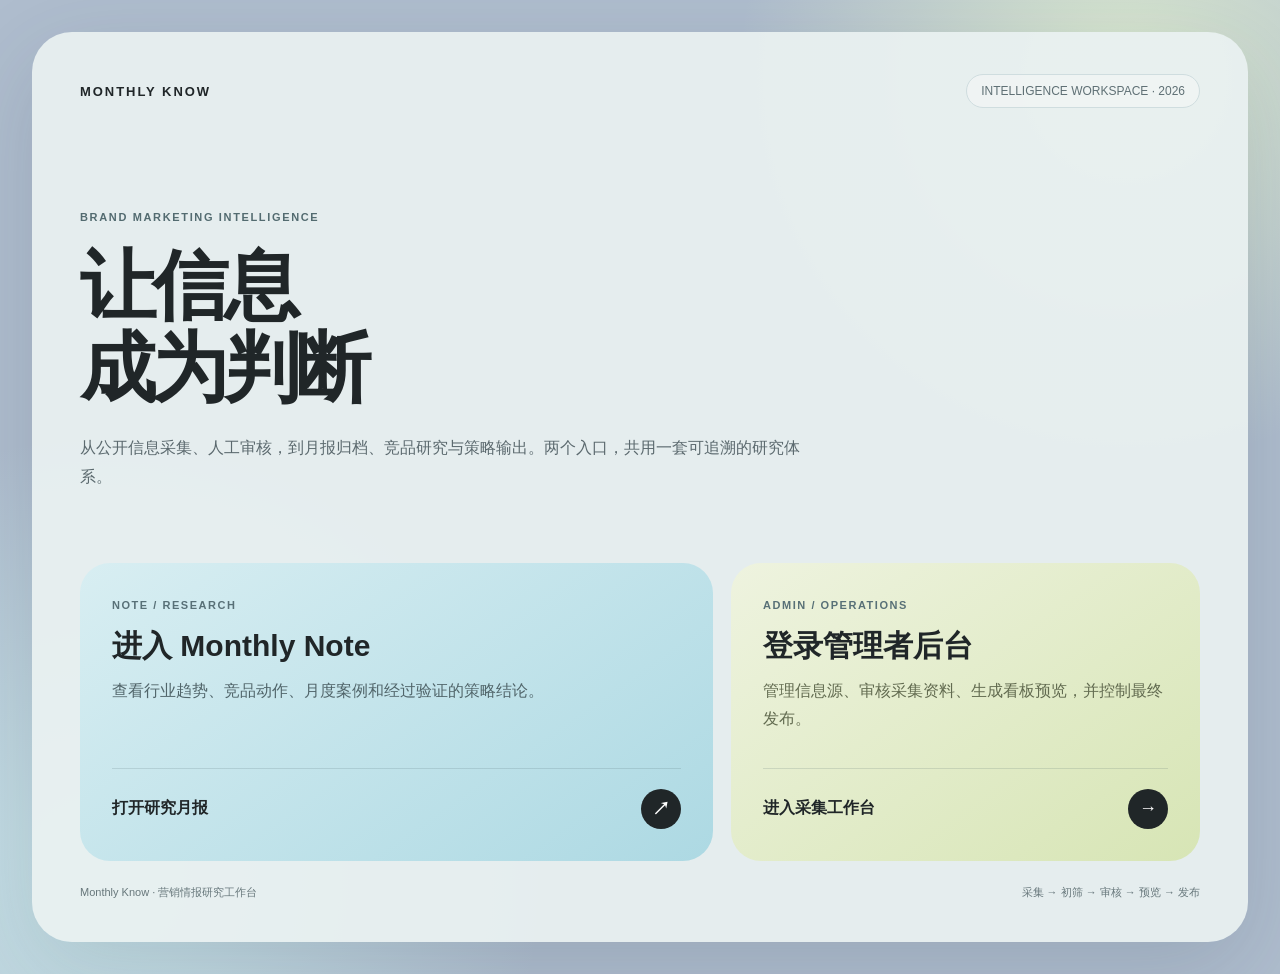
<file: index.html>
<!doctype html>
<html lang="zh-CN">
<head>
  <meta charset="utf-8">
  <meta name="viewport" content="width=device-width, initial-scale=1">
  <title>Monthly Know · 品牌营销情报工作台</title>
  <meta name="description" content="Monthly Know 品牌营销情报工作台：进入研究月报或管理者采集后台。">
  <style>
    :root{font-family:Inter,"PingFang SC","Microsoft YaHei",sans-serif;color:#202628;background:#afbdce;--ink:#202628;--muted:#5b696e;--cyan:#b9dfe7;--lime:#dfe8c4;--paper:#edf3f4;--line:#d3e1e3}
    *{box-sizing:border-box}body{margin:0;min-height:100vh;background:radial-gradient(circle at 88% 8%,#dae8cf 0,transparent 27%),radial-gradient(circle at 8% 90%,#c8e4e9 0,transparent 30%),#afbdce;padding:32px}
    a{color:inherit;text-decoration:none}.portal{max-width:1380px;min-height:calc(100vh - 64px);margin:auto;padding:42px 48px;border-radius:40px;background:rgba(234,241,242,.93);box-shadow:0 28px 90px rgba(42,65,78,.16);display:flex;flex-direction:column}
    .portal-head{display:flex;align-items:center;justify-content:space-between;gap:24px}.brand{font-size:13px;font-weight:750;letter-spacing:.15em}.version{padding:9px 14px;border:1px solid #cfdddf;border-radius:999px;color:#5f7075;font-size:12px;background:#f3f7f7aa}
    .hero{max-width:920px;margin:clamp(70px,11vh,132px) 0 55px}.eyebrow{color:#536b70;font-size:11px;font-weight:700;letter-spacing:.15em}.hero h1{font-family:Inter,"PingFang SC","Microsoft YaHei",sans-serif;font-size:clamp(46px,6vw,76px);font-weight:650;line-height:1.08;letter-spacing:-.055em;margin:20px 0 25px}.hero p{max-width:730px;color:var(--muted);font-size:16px;line-height:1.8}
    .entry-grid{display:grid;grid-template-columns:1.35fr 1fr;gap:18px;margin-top:auto}.entry{position:relative;min-height:260px;padding:32px;border-radius:30px;display:flex;flex-direction:column;justify-content:space-between;overflow:hidden;transition:transform .2s ease,box-shadow .2s ease}.entry:hover{transform:translateY(-4px);box-shadow:0 18px 44px rgba(50,78,86,.13)}.entry-note{background:linear-gradient(145deg,#d8eef2,#add9e3)}.entry-admin{background:linear-gradient(145deg,#eef3df,#d7e5b5)}
    .entry small{font-size:11px;font-weight:750;letter-spacing:.14em;color:#587077}.entry h2{font-size:30px;margin:13px 0 10px}.entry p{max-width:560px;margin:0;color:#51656a;line-height:1.75}.entry-admin p{color:#626b50}.entry-action{display:flex;align-items:center;justify-content:space-between;margin-top:35px;padding-top:20px;border-top:1px solid rgba(61,91,93,.16);font-weight:700}.entry-action b{display:grid;place-items:center;width:40px;height:40px;border-radius:50%;background:#202628;color:#fff;font-size:18px}
    .portal-foot{display:flex;justify-content:space-between;gap:20px;padding-top:24px;color:#67777b;font-size:11px}.portal-foot span:last-child{text-align:right}
    @media(max-width:760px){body{padding:10px}.portal{min-height:calc(100vh - 20px);padding:26px 20px;border-radius:28px}.hero{margin:70px 0 36px}.hero h1{font-size:44px}.hero p{font-size:15px}.entry-grid{grid-template-columns:1fr}.entry{min-height:230px;padding:24px}.portal-foot{display:block}.portal-foot span{display:block;margin-top:8px;text-align:left!important}.version{display:none}}
  </style>
</head>
<body>
  <main class="portal">
    <header class="portal-head">
      <div class="brand">MONTHLY KNOW</div>
      <div class="version">INTELLIGENCE WORKSPACE · 2026</div>
    </header>
    <section class="hero">
      <span class="eyebrow">BRAND MARKETING INTELLIGENCE</span>
      <h1>让信息<br>成为判断</h1>
      <p>从公开信息采集、人工审核，到月报归档、竞品研究与策略输出。两个入口，共用一套可追溯的研究体系。</p>
    </section>
    <section class="entry-grid" aria-label="选择使用入口">
      <a class="entry entry-note" href="skill-output-dashboard.html">
        <div><small>NOTE / RESEARCH</small><h2>进入 Monthly Note</h2><p>查看行业趋势、竞品动作、月度案例和经过验证的策略结论。</p></div>
        <div class="entry-action"><span>打开研究月报</span><b>↗</b></div>
      </a>
      <a class="entry entry-admin" href="admin.html">
        <div><small>ADMIN / OPERATIONS</small><h2>登录管理者后台</h2><p>管理信息源、审核采集资料、生成看板预览，并控制最终发布。</p></div>
        <div class="entry-action"><span>进入采集工作台</span><b>→</b></div>
      </a>
    </section>
    <footer class="portal-foot"><span>Monthly Know · 营销情报研究工作台</span><span>采集 → 初筛 → 审核 → 预览 → 发布</span></footer>
  </main>
</body>
</html>
</file>
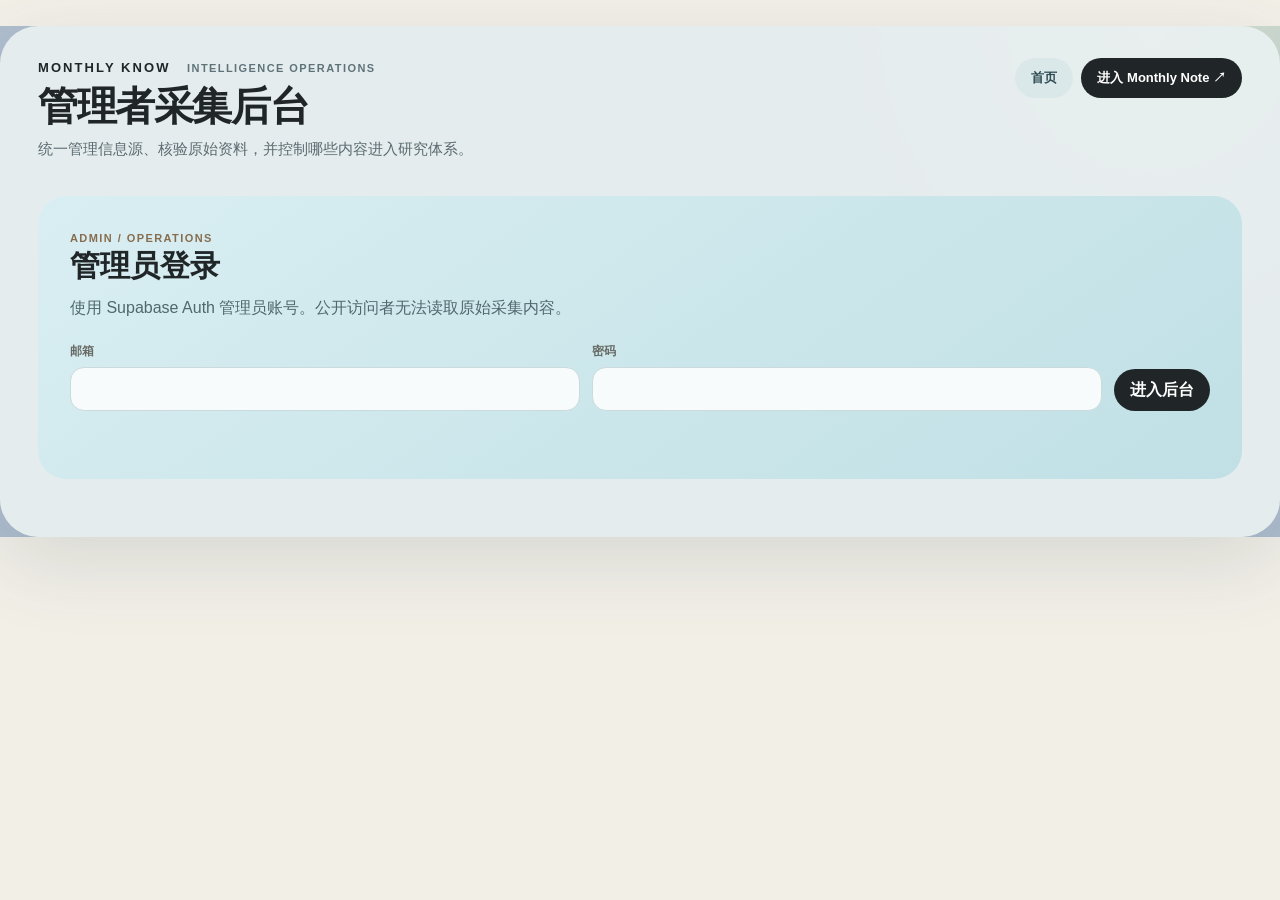
<file: admin.html>
<!doctype html>
<html lang="zh-CN">
<head>
  <meta charset="utf-8">
  <meta name="viewport" content="width=device-width, initial-scale=1">
  <title>Monthly Know · 管理者采集后台</title>
  <link rel="stylesheet" href="admin.css?v=20261006-2">
</head>
<body>
  <main class="admin-shell">
    <header class="topbar">
      <div>
        <a class="brand-home" href="index.html">MONTHLY KNOW</a>
        <small>INTELLIGENCE OPERATIONS</small>
        <h1>管理者采集后台</h1>
        <p>统一管理信息源、核验原始资料，并控制哪些内容进入研究体系。</p>
      </div>
      <nav class="top-links" aria-label="页面入口">
        <a href="index.html">首页</a>
        <a class="back-link" href="skill-output-dashboard.html">进入 Monthly Note ↗</a>
      </nav>
    </header>

    <section class="login-panel surface" id="loginPanel">
      <div class="login-copy">
        <span class="eyebrow">ADMIN / OPERATIONS</span>
        <h2>管理员登录</h2>
        <p>使用 Supabase Auth 管理员账号。公开访问者无法读取原始采集内容。</p>
      </div>
      <form id="loginForm">
        <label>邮箱<input id="email" type="email" autocomplete="username" required></label>
        <label>密码<input id="password" type="password" autocomplete="current-password" required></label>
        <button type="submit">进入后台</button>
      </form>
      <p class="status" id="loginStatus"></p>
    </section>

    <section class="workspace" id="workspace" hidden>
      <div class="workspace-head">
        <div>
          <span class="eyebrow">CONTROL ROOM</span>
          <h2 id="workspaceTitle">采集池</h2>
          <p id="workspaceSummary">正在读取数据库……</p>
        </div>
        <button id="logoutButton" class="button secondary">退出登录</button>
      </div>

      <nav class="primary-tabs" aria-label="后台工作区">
        <button data-view="inbox" class="active"><span>01</span>采集</button>
        <button data-view="review"><span>02</span>人工审核</button>
        <button data-view="preview"><span>03</span>看板预览</button>
        <button data-view="sources"><span>04</span>信息源管理</button>
      </nav>

      <div class="toolbar"><label>当前信息池<select id="poolFilter"><option value="competitor">常规竞品 · 月度跟踪</option><option value="research">专题研究 · 近两年参考</option></select></label><p id="poolHint">常规竞品池：采集、审核与发布均按当前池显示。</p></div>
      <section class="stats-grid" id="statsGrid" aria-label="采集概览"></section>
      <p class="preference-note" id="preferenceNote"></p>

      <section class="jev-panel" id="jevPanel" aria-labelledby="jevTitle">
        <div class="jev-panel-head">
          <div>
            <div class="jev-title-line">
              <span class="eyebrow">JEV DECISION MODEL</span>
              <span class="jev-connection" id="jevConnection">正在检查连接…</span>
            </div>
            <h3 id="jevTitle">信息源智能筛选</h3>
            <p>只保留判断结果与标准；低置信度内容始终交由人工复核。</p>
          </div>
          <button id="runJevBatch" class="button">批量审核全部最新资料</button>
        </div>
        <div class="jev-summary" id="jevSummary" aria-label="Jev 筛选结果统计"></div>
        <div class="jev-criteria" aria-label="Jev 筛选标准">
          <span><strong>相关性</strong> 与品牌营销、家居或睡眠研究直接相关</span>
          <span><strong>新颖性</strong> 包含非重复的新事实或新信号</span>
          <span><strong>策略价值</strong> 能支撑趋势、人群、竞品或机会判断</span>
          <span><strong>来源质量</strong> 来源清晰、证据充分且可核验</span>
        </div>
        <p class="jev-run-status" id="jevRunStatus" aria-live="polite"></p>
      </section>

      <section id="documentView">
        <div class="toolbar scope-toolbar">
          <div class="search-box">
            <label for="documentSearch">检索当前资料</label>
            <input id="documentSearch" type="search" placeholder="搜索标题、正文或来源">
          </div>
          <label>处理状态
            <select id="documentStatus">
              <option value="reviewable">待审核</option>
              <option value="accepted">已采纳</option>
              <option value="ignored">不采纳仓库</option>
              <option value="all">全部</option>
            </select>
          </label>
          <label>信息源
            <select id="sourceFilter"><option value="all">全部来源</option></select>
          </label>
          <label>品类
            <select id="categoryFilter"><option value="all">全部品类</option><option value="sleep">睡眠</option><option value="home">家居</option><option value="health_wellness">健康疗愈</option><option value="lifestyle">生活方式</option><option value="other">其他</option></select>
          </label>
          <label>参考范围
            <select id="scopeFilter"><option value="all">全部参考</option><option value="category_reference">品类参考</option><option value="direct_competitor">直接竞品</option><option value="cross_category_inspiration">跨界灵感</option></select>
          </label>
          <label>营销任务
            <select id="objectiveFilter"><option value="all">全部任务</option><option value="product_launch">新品上市</option><option value="brand_building">品牌心智</option><option value="seasonal_campaign">节点营销</option><option value="consumer_education">用户教育</option><option value="conversion">渠道转化</option><option value="community">社群经营</option></select>
          </label>
          <label>时间
            <select id="timeFilter"><option value="all">全部时间</option><option value="30">近30天</option><option value="90">近90天</option><option value="365">近一年</option><option value="730">近两年</option></select>
          </label>
          <button id="refreshDocuments" class="button secondary">刷新</button>
        </div>
        <div class="queue-head">
          <div><strong id="documentCount">0</strong><span> 条当前结果</span></div>
          <p id="queueHint">采集结果在人工审核后分流：采纳进入预览，不采纳进入独立仓库。</p>
        </div>
        <div id="documentQueue" class="document-queue"></div>
      </section>

      <section id="eventView" hidden>
        <div class="filters event-filters">
          <button data-status="pending" class="active">待预览</button>
          <button data-status="approved">已发布</button>
        </div>
        <p class="workflow-note">人工采纳后自动生成结构化预览；在预览中确认无误，才会进入公开研究看板。</p>
        <div id="eventQueue" class="event-queue"></div>
      </section>

      <section id="sourceView" hidden>
        <div class="queue-head">
          <div><strong id="sourceCount">0</strong><span> 个独立网站 / 账号</span></div>
          <p>“待适配”表示已在配置中登记，但尚未成功写入来源状态。</p>
        </div>
        <div id="sourceGrid" class="source-grid"></div>
      </section>
    </section>
  </main>

  <dialog id="documentDialog" class="document-dialog">
    <button class="dialog-close" id="closeDocumentDialog" aria-label="关闭">×</button>
    <div id="documentDetail"></div>
  </dialog>

  <dialog id="eventPreviewDialog" class="document-dialog preview-dialog">
    <button class="dialog-close" id="closeEventPreview" aria-label="关闭">×</button>
    <div id="eventPreview"></div>
  </dialog>

  <script src="runtime-config.js"></script>
  <script src="source-registry.js?v=20261006-8"></script>
  <script src="admin.js?v=20261006-8"></script>
</body>
</html>
</file>
<file: admin.css>
:root{
  font-family:Inter,"PingFang SC","Microsoft YaHei",sans-serif;
  color:#29332e;background:#f2efe7;
  --ink:#29332e;--muted:#747770;--green:#34483c;--sage:#dfe8df;
  --paper:#fffdf8;--line:#ddd8cd;--amber:#a36c3d;--red:#995a52;
}
*{box-sizing:border-box}
body{margin:0;background:radial-gradient(circle at 90% 0,#e2eadf 0,transparent 28%),#f2efe7}
button,input,select{font:inherit}
button,a{transition:.18s ease}
.admin-shell{max-width:1280px;margin:auto;padding:34px 28px 64px}
.topbar,.workspace-head{display:flex;align-items:flex-start;justify-content:space-between;gap:28px}
.topbar small,.eyebrow{color:#876d4e;letter-spacing:.13em;font-size:11px;font-weight:750}
h1{font-family:"Songti SC","SimSun",serif;font-size:44px;line-height:1.05;margin:9px 0 10px}
h2{font-size:25px;margin:0 0 8px}h3{line-height:1.35}
p{color:var(--muted);line-height:1.65;margin:6px 0}
a{color:#4c6b59;text-decoration:none}.back-link{padding-top:8px;font-weight:700}
.surface,.workspace{margin-top:28px;border:1px solid rgba(63,72,66,.13);border-radius:22px;background:rgba(255,253,248,.91);box-shadow:0 18px 50px rgba(65,57,44,.07)}
.login-panel{padding:26px}.login-copy{max-width:620px}
form{display:grid;grid-template-columns:1fr 1fr auto;gap:12px;align-items:end;margin-top:22px}
label{display:grid;gap:7px;color:#676b65;font-size:12px;font-weight:700}
input,select{height:44px;border:1px solid #d6d2c8;border-radius:11px;padding:0 12px;background:white;color:var(--ink)}
button,.button{min-height:42px;border:0;border-radius:11px;padding:10px 16px;background:var(--green);color:white;cursor:pointer;display:inline-flex;align-items:center;justify-content:center;font-weight:700}
button:hover,.button:hover{transform:translateY(-1px);filter:brightness(.96)}
.secondary{background:#eee9de;color:#555f58}.warning{background:var(--amber)}.danger{background:var(--red)}
.status{min-height:24px;color:var(--red)}
.workspace{padding:24px}
.primary-tabs{display:grid;grid-template-columns:repeat(4,1fr);gap:8px;margin:24px 0 18px;padding:6px;background:#ece8de;border-radius:15px}
.primary-tabs button{justify-content:flex-start;gap:9px;background:transparent;color:#60665f}
.primary-tabs button span{font-size:11px;opacity:.58}
.primary-tabs button.active{background:var(--paper);color:var(--green);box-shadow:0 4px 16px rgba(50,57,52,.08)}
.stats-grid{display:grid;grid-template-columns:repeat(3,1fr);gap:10px;margin:14px 0 12px}
.stats-grid article{padding:17px;border:1px solid var(--line);border-radius:15px;background:#fff}
.stats-grid small,.stats-grid span{display:block;color:var(--muted);font-size:11px}
.stats-grid strong{display:block;font-size:30px;margin:4px 0;color:var(--green)}
.toolbar{display:grid;grid-template-columns:minmax(240px,1.5fr) minmax(140px,.5fr) minmax(170px,.7fr) auto;gap:10px;align-items:end;padding:14px;border:1px solid var(--line);border-radius:15px;background:#f7f4ed}
.search-box{display:grid;gap:7px}
.queue-head{display:flex;align-items:center;justify-content:space-between;gap:20px;margin:19px 2px 12px}
.queue-head strong{font-size:22px;color:var(--green)}.queue-head p{font-size:12px}
.document-queue,.event-queue{display:grid;gap:11px}
.document-card,.event-card,.source-card{padding:18px;border:1px solid var(--line);border-radius:16px;background:#fff}
.document-top,.source-card-head,.source-foot{display:flex;align-items:center;justify-content:space-between;gap:12px}
.document-meta,.event-meta,.detail-meta{display:flex;gap:8px;flex-wrap:wrap;color:#887252;font-size:11px}
.status-pill{display:inline-flex;padding:5px 8px;border-radius:999px;background:#eee9de;color:#6f695f;font-weight:750}
.status-new{background:#eee9de}.status-needs_review{background:#f4e5d3;color:#8a592f}.status-accepted{background:#dfeadf;color:#365c42}.status-ignored{background:#eee;color:#777}
.document-card h3,.event-card h3,.source-card h3{margin:11px 0 7px;font-size:17px}
.document-card p,.event-card p,.source-card p{font-size:13px}
.document-actions,.event-actions{display:flex;gap:8px;flex-wrap:wrap;margin-top:14px}
.document-actions button,.document-actions .button,.event-actions button{min-height:36px;padding:7px 12px;font-size:12px}
.text-button{background:transparent;color:#4d6b5a;padding:0;min-height:auto}.text-button:hover{transform:none;text-decoration:underline}
.filters{display:flex;gap:8px;margin:20px 0}.filters button{background:#eee9de;color:#59615b}.filters button.active{background:var(--green);color:white}
.workflow-note{margin:-12px 0 18px;padding:11px 14px;border-left:3px solid var(--amber);background:#f7f1e7;font-size:12px}
.evidence-count,.score-reason,.source-quality{font-size:11px;color:var(--muted)}
.score-reason{padding:10px 12px;margin-top:12px;border-radius:10px;background:#f7f4ed}
.source-grid{display:grid;grid-template-columns:repeat(3,1fr);gap:11px}
.source-card-head small,.source-foot{color:var(--muted);font-size:11px}
.source-toggle{width:100%;margin-top:13px;min-height:36px;font-size:12px}
.document-dialog{width:min(820px,calc(100% - 28px));max-height:86vh;border:1px solid var(--line);border-radius:20px;padding:28px;background:var(--paper);box-shadow:0 28px 80px rgba(28,35,30,.25)}
.document-dialog::backdrop{background:rgba(27,33,29,.48);backdrop-filter:blur(3px)}
.dialog-close{position:absolute;right:16px;top:13px;background:transparent;color:#6f746f;font-size:25px;padding:4px;min-height:auto}
.document-dialog h2{font-family:"Songti SC","SimSun",serif;font-size:30px;margin:10px 32px 12px 0}
.detail-body{margin:22px 0;padding:18px;border-radius:14px;background:#f2efe7;color:#4e554f;white-space:pre-wrap;line-height:1.8;max-height:43vh;overflow:auto}
.dashboard-preview-card{margin:20px 0;padding:24px;border:1px solid var(--line);border-radius:18px;background:linear-gradient(145deg,#fff,#f5f1e8)}
.dashboard-preview-card h2{margin-top:14px}.preview-meta{display:flex;gap:8px;flex-wrap:wrap;color:#876d4e;font-size:11px}
.preview-section{display:grid;grid-template-columns:100px 1fr;gap:12px;padding-top:14px;margin-top:14px;border-top:1px solid var(--line);font-size:13px}
.preview-section span{display:block;margin-bottom:6px;color:#59615b}.preview-warning{padding:12px;border-radius:10px;background:#f4e5d3;color:#7c522f;font-size:12px}
.published-badge{display:inline-flex;align-items:center;padding:9px 12px;border-radius:9px;background:var(--sage);color:#365c42;font-weight:700;font-size:12px}
.empty{padding:52px;text-align:center;color:var(--muted);border:1px dashed var(--line);border-radius:15px}
[hidden]{display:none!important}
@media(max-width:900px){
  .primary-tabs,.stats-grid{grid-template-columns:repeat(2,1fr)}
  .toolbar{grid-template-columns:1fr 1fr}.search-box{grid-column:1/-1}
  .source-grid{grid-template-columns:repeat(2,1fr)}
}
@media(max-width:640px){
  .admin-shell{padding:22px 14px 44px}.topbar,.workspace-head,.queue-head{display:block}
  h1{font-size:35px}.back-link{display:inline-block;margin-top:12px}
  form,.toolbar,.primary-tabs,.stats-grid,.source-grid{grid-template-columns:1fr}
  .primary-tabs button{justify-content:center}.workspace{padding:15px}
  .document-top{align-items:flex-start}.document-meta{padding-right:6px}
}

/* Monthly Know shared visual system */
:root{--ink:#202628;--muted:#596a70;--green:#202628;--sage:#dfe8c4;--paper:#f3f7f7;--line:#d3e1e3;--amber:#9a7849;--red:#995a52}
body{background:radial-gradient(circle at 90% 0,#dce9cf 0,transparent 26%),#afbdce;color:var(--ink)}
.admin-shell{max-width:1420px;margin:26px auto;padding:32px 38px 58px;border-radius:38px;background:rgba(233,240,241,.94);box-shadow:0 25px 80px rgba(52,78,91,.14)}
.brand-home{display:inline-block;margin-right:12px;color:#202628;font-size:13px;font-weight:800;letter-spacing:.16em}.topbar small{color:#5e7379}.topbar h1{font-family:Inter,"PingFang SC","Microsoft YaHei",sans-serif;font-weight:650;font-size:40px;letter-spacing:-.035em}.topbar p{font-size:15px}.top-links{display:flex;align-items:center;gap:8px}.top-links a{padding:11px 16px;border-radius:999px;background:#dbe8ea;color:#304d54;font-size:13px;font-weight:700}.top-links .back-link{background:#202628;color:#fff}
.surface,.workspace{border:0;border-radius:28px;background:rgba(244,248,248,.92);box-shadow:none}.login-panel{position:relative;padding:32px;background:linear-gradient(145deg,#d9eef2,#c0e0e5)}.login-copy h2{font-size:30px}.login-copy p{color:#4f676d}
input,select{border:1px solid #cbdadd;border-radius:14px;background:#f8fbfb}.login-panel button,.button,button{border-radius:999px;background:#202628}.secondary{background:#dfe8e8;color:#43555a}.warning{background:#8a704c}.danger{background:#8d5953}
.workspace{padding:28px}.workspace-head{padding:4px}.workspace-head h2{font-size:30px}.primary-tabs{padding:7px;border-radius:999px;background:#dce5e6}.primary-tabs button{border-radius:999px}.primary-tabs button.active{background:#b8dfe7;color:#193841;box-shadow:none}
.stats-grid article{border:0;border-radius:22px;background:linear-gradient(145deg,#dceef1,#c9e4e8);min-height:130px}.stats-grid article:nth-child(2n){background:linear-gradient(145deg,#eef3df,#dce8bf)}.stats-grid strong{color:#244951}
.toolbar{border:0;border-radius:22px;background:#e0eaeb;padding:18px}.document-card,.event-card,.source-card{border:0;border-radius:22px;background:#edf4f5}.document-card:nth-child(2n),.event-card:nth-child(2n),.source-card:nth-child(3n+2){background:#eef3e2}.status-pill{border-radius:999px}.status-accepted{background:#d7e7c3;color:#3d5d43}.status-needs_review{background:#f0e2cb;color:#785633}.score-reason{border-radius:14px;background:#dfeaec}
.scope-toolbar{grid-template-columns:minmax(240px,1.6fr) repeat(6,minmax(128px,.65fr)) auto}
.case-classification{display:flex;gap:6px;flex-wrap:wrap;margin-top:11px}.case-classification span{padding:5px 9px;border-radius:999px;background:#d9e9e8;color:#31585b;font-size:10px;font-weight:750}
.workflow-note{border:0;border-radius:16px;background:#edf1dd;color:#5d684b}.filters button{background:#dce6e7}.filters button.active{background:#202628}.document-dialog{border:0;border-radius:28px;background:#eff5f5}.dashboard-preview-card{border:0;border-radius:24px;background:linear-gradient(145deg,#dceff2,#edf3df)}.empty{border-color:#c5d6d9;border-radius:22px}
.preference-note{margin:0 0 24px;padding:13px 18px;border-radius:16px;background:#e8f0e5;color:#51665b;font-size:12px;line-height:1.65}
.jev-panel{margin:0 0 18px;padding:22px;border-radius:24px;background:linear-gradient(145deg,#d9edf0,#e9f1dd);color:#25454b}
.jev-panel-head,.jev-title-line{display:flex;align-items:center;justify-content:space-between;gap:16px}.jev-panel-head h3{margin:7px 0 2px;font-size:22px}.jev-panel-head p{margin:0;font-size:12px;color:#567078}
.jev-title-line{justify-content:flex-start}.jev-connection{display:inline-flex;align-items:center;padding:5px 9px;border-radius:999px;background:rgba(255,255,255,.58);color:#4e666c;font-size:11px;font-weight:750}.jev-connection.connected{background:#cde5c4;color:#315a3c}.jev-connection.error{background:#efe0ce;color:#79562f}
.jev-summary{display:grid;grid-template-columns:repeat(4,1fr);gap:9px;margin:18px 0 12px}.jev-summary article{padding:13px 15px;border-radius:16px;background:rgba(255,255,255,.58)}.jev-summary small{display:block;color:#63787d;font-size:10px}.jev-summary strong{display:block;margin:3px 0 1px;font-size:24px;color:#244951}.jev-summary span{font-size:10px;color:#718287}
.jev-criteria{display:grid;grid-template-columns:repeat(4,1fr);gap:8px}.jev-criteria span{padding:10px 12px;border-radius:13px;background:rgba(38,79,87,.07);color:#5c7177;font-size:11px;line-height:1.5}.jev-criteria strong{display:block;margin-bottom:2px;color:#2b5159;font-size:12px}.jev-run-status{min-height:18px;margin:10px 2px 0;color:#49656b;font-size:11px}
.jev-result{display:grid;grid-template-columns:repeat(5,minmax(78px,1fr));gap:7px;margin-top:13px;padding:10px;border-radius:14px;background:#dfecef}.jev-result span{font-size:10px;color:#60777d}.jev-result strong{display:block;margin-top:2px;color:#244951;font-size:14px}.jev-result .jev-recommendation{border-left:1px solid rgba(36,73,81,.14);padding-left:10px}.jev-pending{display:inline-flex;margin-top:11px;color:#6d7f83;font-size:11px}
.duplicate-sources{display:flex;align-items:center;gap:8px;flex-wrap:wrap;margin-top:12px;padding:10px 12px;border-radius:13px;background:#e2ece9;color:#587069;font-size:11px}.duplicate-sources strong{color:#365c52}.duplicate-sources a{padding:4px 8px;border-radius:999px;background:rgba(255,255,255,.62);font-weight:700}
.button[disabled],button[disabled]{cursor:wait;opacity:.58;transform:none}
@media(max-width:640px){.admin-shell{margin:8px;padding:22px 14px 42px;border-radius:26px}.top-links{margin-top:16px;flex-wrap:wrap}.topbar h1{font-size:38px}.primary-tabs{border-radius:22px}}
@media(max-width:1100px){.scope-toolbar{grid-template-columns:repeat(3,minmax(0,1fr))}.scope-toolbar .search-box{grid-column:1/-1}}
@media(max-width:900px){.jev-summary,.jev-criteria{grid-template-columns:repeat(2,1fr)}.jev-result{grid-template-columns:repeat(2,1fr)}.jev-panel-head{align-items:flex-start}}
@media(max-width:640px){.jev-panel-head{display:block}.jev-panel-head .button{width:100%;margin-top:14px}.jev-summary,.jev-criteria{grid-template-columns:1fr 1fr}}
</file>
